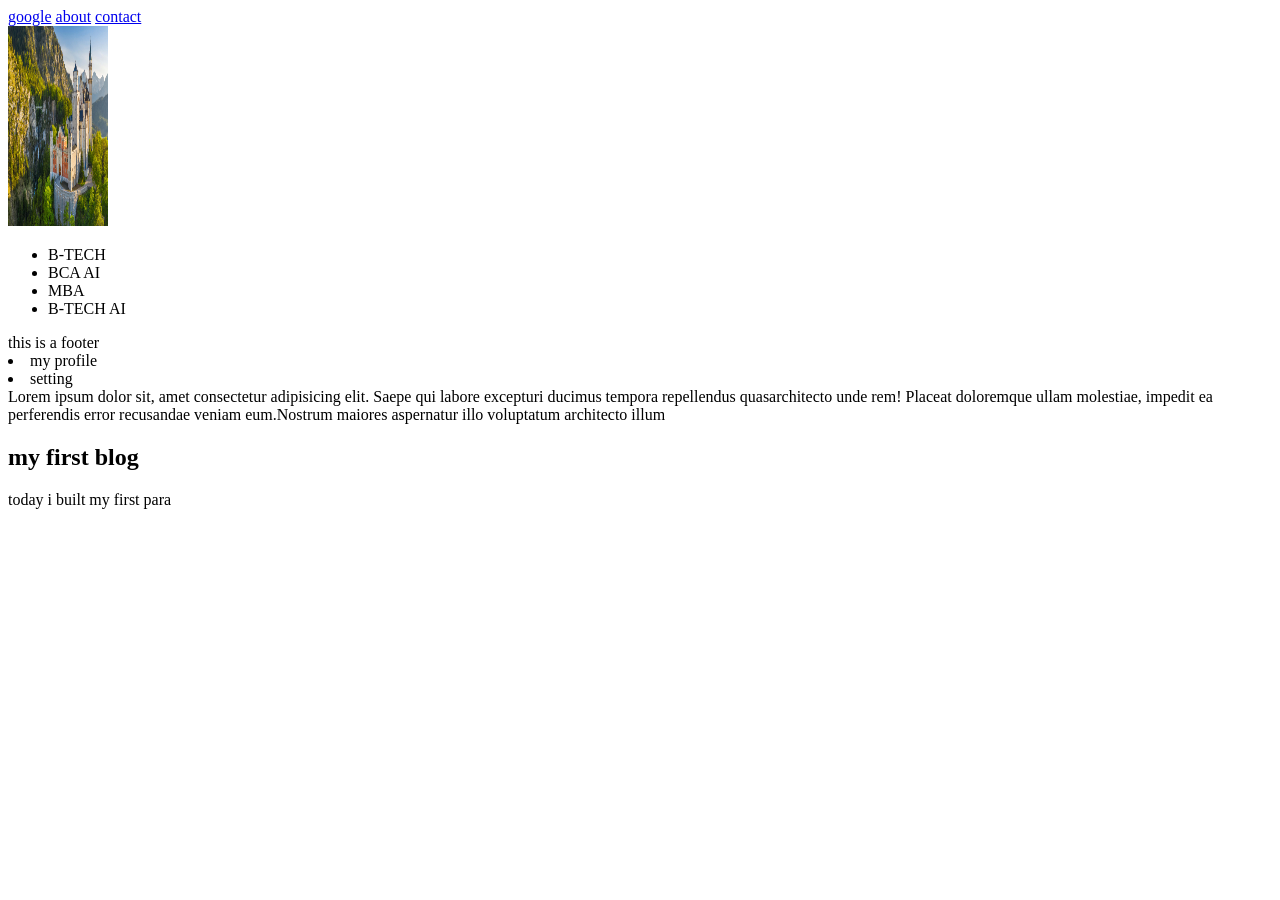
<file: assignment2/index.html>
<!DOCTYPE html>
<html lang="en">
<head>
    <meta charset="UTF-8">
    <meta name="viewport" content="width=device-width, initial-scale=1.0">
    <title>Document</title>
</head>
<body>
    <section id="header">
    <header>
    <nav>
        <a href="https://google.com" target="_blank">google</a>
        <a href="about.html">about</a>
        <a href="h">contact</a>
    </nav>
    <nav>

    </nav>
    </header>
    </section>
    <section id="main">
<main>
    <img src="iamge.jpg" height="200px" width="100px" alt="a beautiful castle ">

    <ul>
        <li>B-TECH</li>
        <li>BCA AI</li>
        <li>MBA</li>
        <li>B-TECH AI</li>
    </ul>
    </main>
   </section>
   <section id="footer">
    <footer>
        this is a footer 
    </footer>
    </section>
    <aside>
        <li>my profile</li>
        <li>setting</li>
    </aside>
    <artical>
        Lorem ipsum dolor sit, amet consectetur adipisicing elit. Saepe qui labore excepturi ducimus tempora repellendus quasarchitecto unde rem! 
        Placeat doloremque ullam molestiae, impedit ea perferendis error recusandae veniam eum.Nostrum maiores aspernatur illo voluptatum 
        architecto illum 
    </artical>
    <artical>
        <h2>my first blog</h2>
        <p>today i built my first para</p>
    </artical>
</body>
</html>
</file>
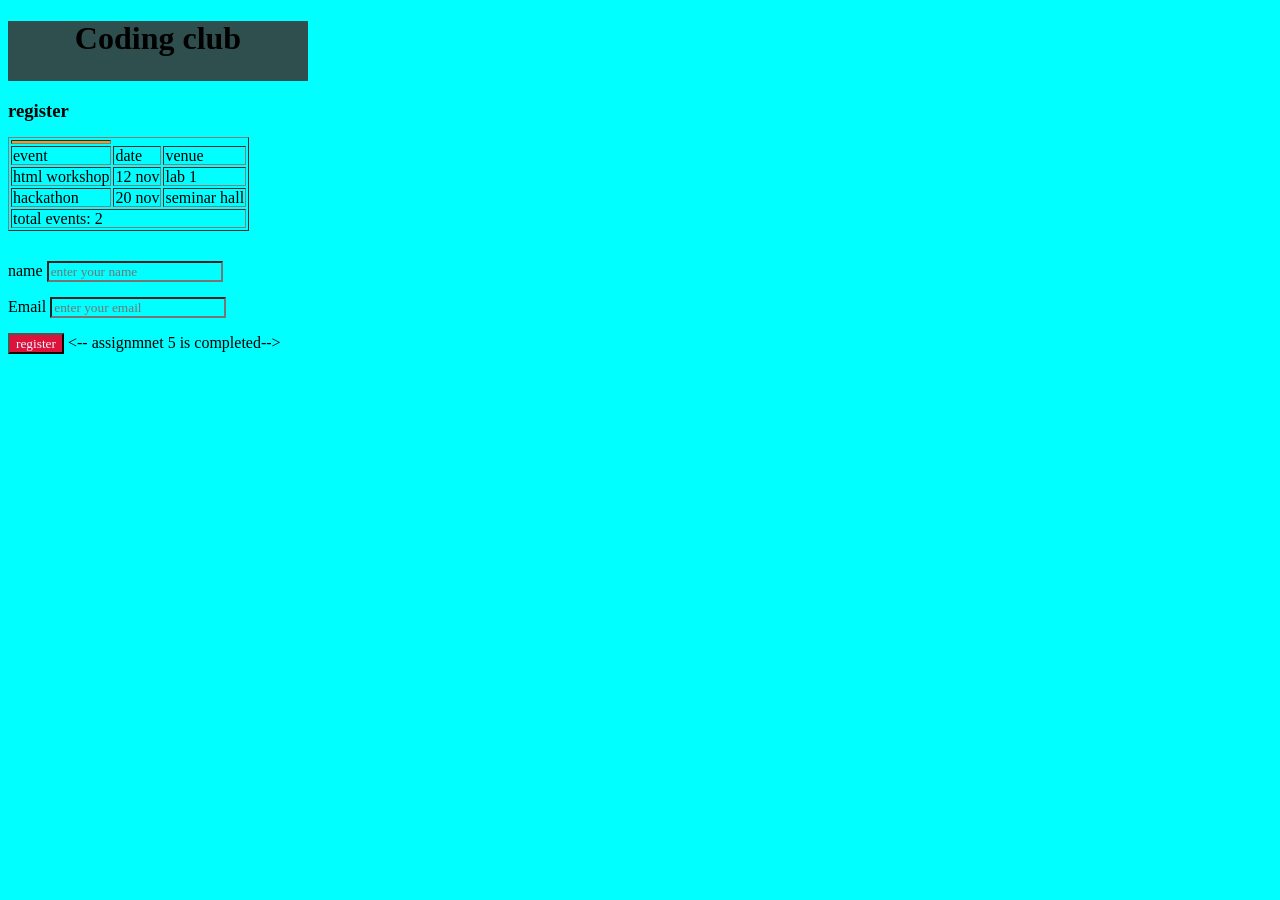
<file: assignment4/index.html>
<!DOCTYPE html>
<html lang="en">
<head>
    <meta charset="UTF-8">
    <meta name="viewport" content="width=device-width, initial-scale=1.0">
    <title>Document</title>
    <link rel="stylesheet" href="style.css">
    <style>
     .tab{
        background-color: rgb(0, 29, 133);
     }
     #button{
        background-color: crimson;
        color: aliceblue;
     }
     th{
        background-color: goldenrod;
     }
     h1{
        width:300px;
        height : 50px;
        text-align: center;
        padding-top: 10px;
     }
    </style>
</head>
<body>
    <h1 style="background-color: darkslategray;">Coding club</h1>
    <div id="1st">
    <table border="1">
            <th>
                <tr>
                <td>event</td>  
                <td>date</td>  
                <td>venue</td>      
             </tr>
            </th>
             <tr>
               <td> html workshop</td>
               <td>12 nov</td>
               <td>lab 1</td>
             </tr>
              <tr>
               <td>hackathon</td>
               <td>20 nov</td>
               <td>seminar hall</td>
             </tr>
             <tfoot>
                <tr>
                    <td colspan="3">total events: 2</td>
                </tr>
             </tfoot>
             <h3>register</h3>
        </table>
        </div>
        <br>
        <br>
        <div id="2nd">
        <label for="name">name</label>
        <input type="text" id="name" name="name" placeholder="enter your name">
        <br>
        <br>
        <label for="email">Email</label>
        <input type="email" id="email" enail="email" placeholder="enter your email">
        <br>
        <br>
        </div>
        <button id="button">register</button>

       <-- assignmnet 5 is completed-->

</body>
</html>
</file>
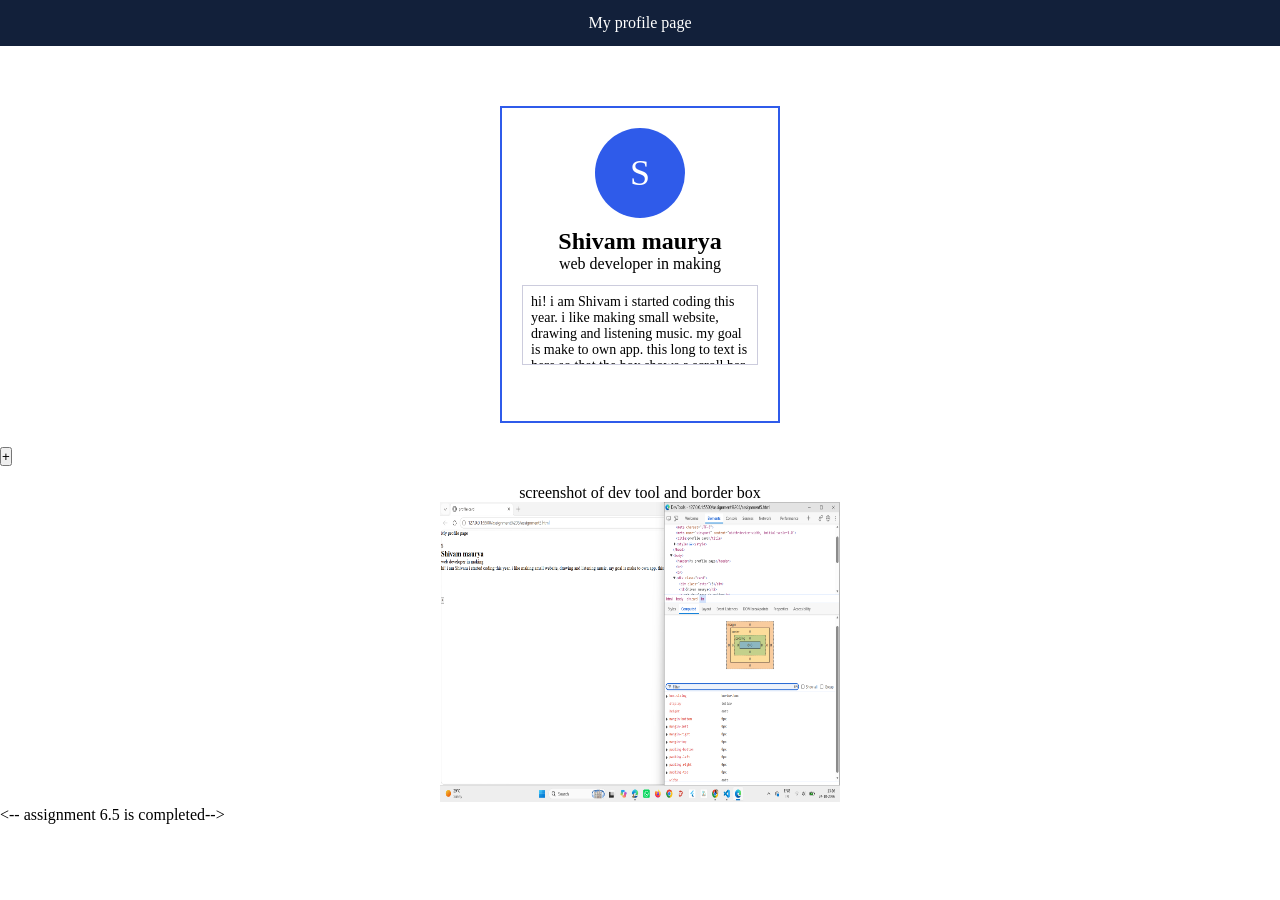
<file: assignment 5/assignment5.html>
<!DOCTYPE html>
<html lang="en">
<head>
    <meta charset="UTF-8">
    <meta name="viewport" content="width=device-width, initial-scale=1.0">
    <title>profile card</title>
    <style>
       
        *{
            box-sizing: border-box;
            padding: 0;
            margin: 0;
        }
         header{
            position: sticky;
            top: 0;
            z-index: 10;
            background: #12203a;
            color:white;
            padding: 14px;
            text-align: center;
        }
        .card{
            width: 280px;
            margin: 24px auto;
            background: white;
            border: 2px solid #2f5bea;
            border-radius: 16 px;
            padding: 20px;
            text-align: center;
        }
        .avtar{
            width: 90px;
            height: 90px;
            border-radius: 50%;
            background: #2f5bea;
            color: white;
            font-size: 36px;
            line-height: 90px;
            margin: 0 auto 10px;
        }
        .bio{
            height: 80px;
            overflow: auto;
            text-align: left;
            border: 1px solid #ccd;
            padding: 8px;
            margin-top: 12px;
            font-size: 14px;
        }
        .sc{
            text-align: center;
        }
    </style>
</head>
<body>
    <header>My profile page</header>
    <br>
    <br>
    <div class="card">
        <div class="avtar">S</div>
        <h2>Shivam maurya</h2>
        <p>web developer in making</p>
        <div class="bio">
            hi! i am Shivam i started coding this year. i like making small website,
            drawing and listening music. my goal is make to own app. this long to text is here so that the box shows a scroll bar. 
            try scrolling it!
        </div>
        <br>
        <br>
    </div>
    <button class="fab">+</button>
    <br>
    <br>
    <div class="sc">
    <p>screenshot of dev tool and border box</p>
    <img src="devtoolsc.png" height="300px" width="400px" alt="devtool screenshot">
    </div>
          <-- assignment 6.5 is completed-->
</body>
</html>
</file>
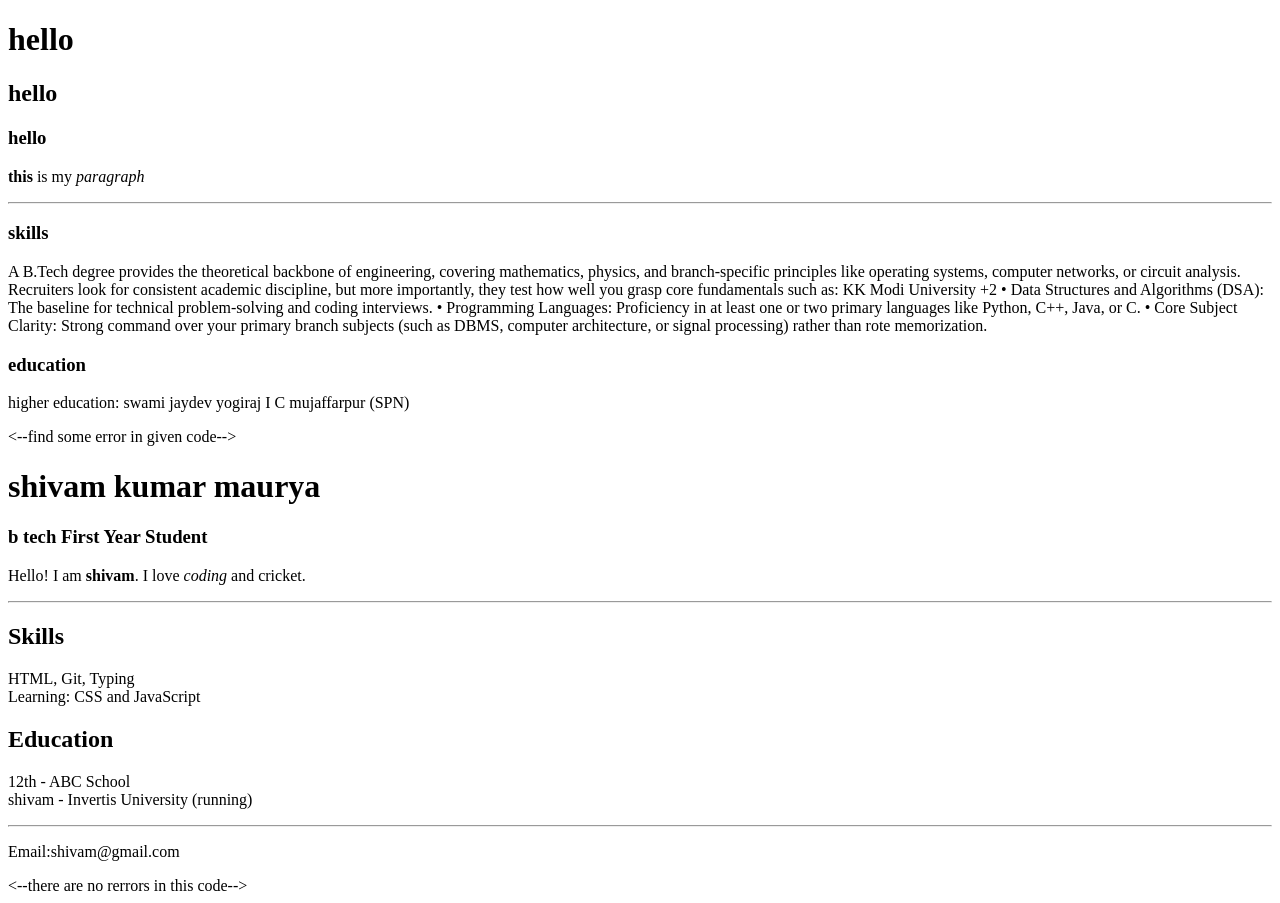
<file: Assignment1/assingment1.html>
<!DOCTYPE html>
<html lang="en">
<head>
    <meta charset="UTF-8">
    <meta name="viewport" content="width=device-width, initial-scale=1.0">
    <title>assingents</title>
</head>
<body>
    <h1>hello</h1>
    <h2>hello</h2>
    <h3>hello</h3>
   <p><b> this</b> is my<i> paragraph</i></p>
   <hr>
   <div= id="skills" class="section">
<h3> skills</h3>
<p>
    A B.Tech degree provides the theoretical backbone of engineering, covering mathematics, physics, and branch-specific principles like operating systems, computer networks, or circuit analysis. Recruiters look for consistent academic discipline, but more importantly, they test how well you grasp core fundamentals such as: KK Modi University +2
• Data Structures and Algorithms (DSA): The baseline for technical problem-solving and coding interviews.
• Programming Languages: Proficiency in at least one or two primary languages like Python, C++, Java, or C.
• Core Subject Clarity: Strong command over your primary branch subjects (such as DBMS, computer architecture, or signal processing) rather than rote memorization. 
</p>
<h3>
    education
</h3>
<p> higher education: swami jaydev yogiraj I C mujaffarpur (SPN)</p>
   </div>
      <--find some error in given code-->
        <!DOCTYPE html>
         <html lang="en">
         <head> 
         <meta charset="UTF-8"> 
          <title>My Resume</title> 
        </head> 
        <body>  <!-- Heading: write your own name --> 
             <h1>shivam kumar maurya</h1> 
             
             <h3>b tech First Year Student</h3> 
              <p>Hello! I am <strong>shivam</strong>. I love <em>coding</em> and cricket.</p>
                <hr>  <!-- Skills box -->  
                <div id="skills" class="section">   
                     <h2>Skills</h2>  
                       <p>HTML, Git, Typing<br>Learning: CSS and JavaScript</p> 
                     </div>  <!-- Education box -->  
                     <div id="education" class="section">   
                         <h2>Education</h2>    
                         <p>12th - ABC School<br>shivam - Invertis University (running)</p> 
                         </div>  <hr>  <p>Email:shivam@gmail.com</p>
                         </body>
                          </html>
                          <--there are no rerrors in this code-->
                            
</body>
</html>
</file>
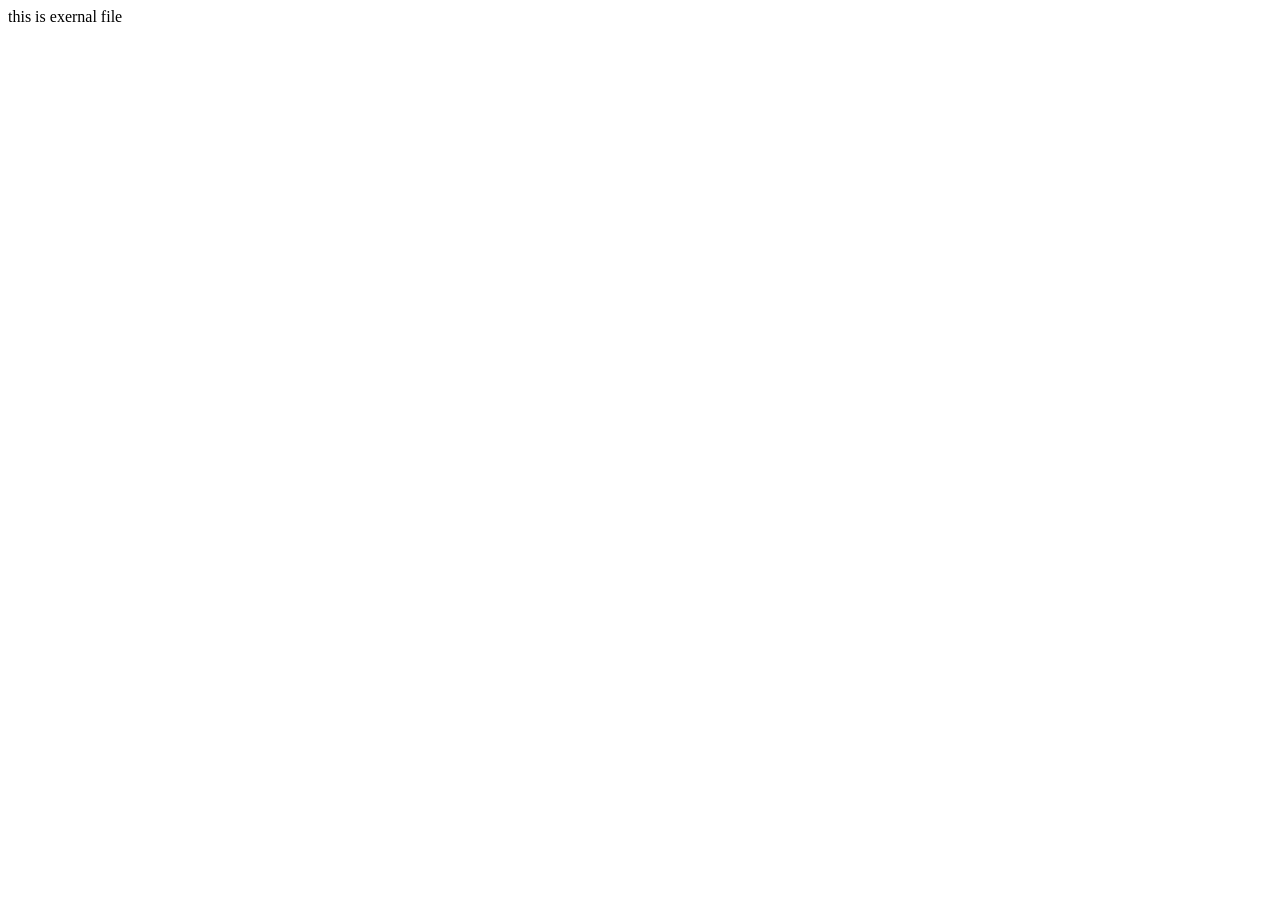
<file: assignment2/about.html>
<!DOCTYPE html>
<html lang="en">
<head>
    <meta charset="UTF-8">
    <meta name="viewport" content="width=device-width, initial-scale=1.0">
    <title>Document</title>
</head>
<body>
    this is exernal file
</body>
</html>
</file>
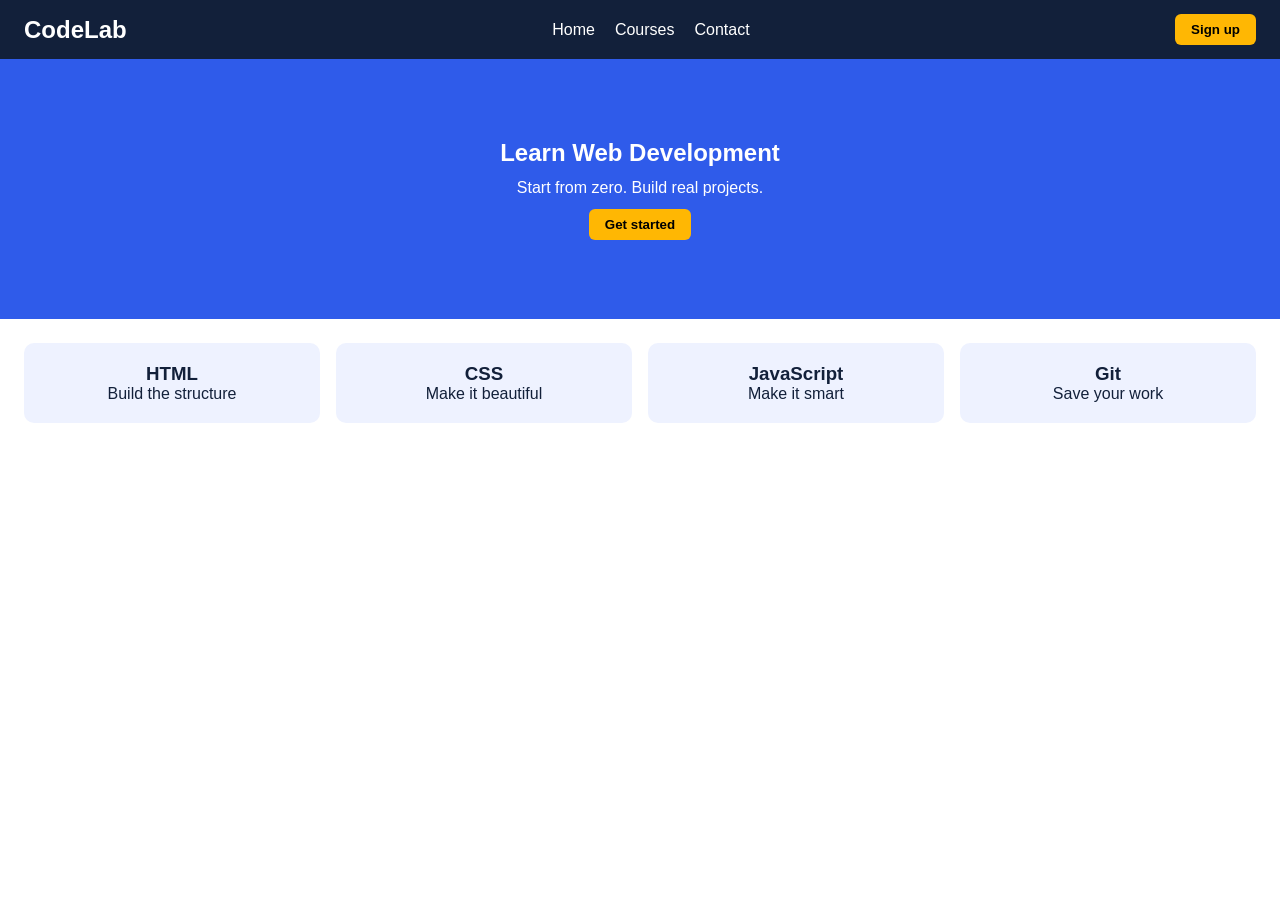
<file: assignment6/assignment6.html>
<!doctype html>
<html lang="en">
  <head>
    <meta charset="UTF-8" />
    <meta name="viewport" content="width=device-width, initial-scale=1" />
    <title>CodeLab</title>
    <style>
      * {
        margin: 0;
        padding: 0;
        box-sizing: border-box;
      }
      body {
        font-family: Arial, sans-serif;
        color: #12203a;
      }

      nav {
        display: flex;
        justify-content: space-between;
        align-items: center;
        padding: 14px 24px;
        background: #12203a;
        color: white;
      }
      nav ul {
        display: flex;
        gap: 20px;
        list-style: none;
      }
      nav a {
        color: white;
        text-decoration: none;
      }
      .btn {
        background: #ffb703;
        border: 0;
        padding: 8px 16px;
        border-radius: 6px;
        font-weight: bold;
      }
     
        .hero {
        display: flex;
        flex-direction: column;
        align-items: center;
        justify-content: center;
        gap: 12px;
        height: 260px;
        padding: 16px;
        text-align: center;
        background: #2f5bea;
        color: white;
      }
      
          .cards {
        display: flex;
        flex-wrap: wrap;
        gap: 16px;
        padding: 24px;
      }
      .card {
        flex: 1 1 200px;
        background: #eef2ff;
        padding: 20px;
        border-radius: 10px;
        text-align: center;
      }
    </style>
  </head>
  <body>
    <nav>
      <h2>CodeLab</h2>
      <ul>
        <li><a href="#">Home</a></li>
        <li><a href="#">Courses</a></li>
        <li><a href="#">Contact</a></li>
      </ul>
      <button class="btn">Sign up</button>
    </nav>
    <section class="hero">
      <h1>Learn Web Development</h1>
      <p>Start from zero. Build real projects.</p>
      <button class="btn">Get started</button>
    </section>
    <section class="cards">
      <div class="card">
        <h3>HTML</h3>
        <p>Build the structure</p>
      </div>
      <div class="card">
        <h3>CSS</h3>
        <p>Make it beautiful</p>
      </div>
      <div class="card">
        <h3>JavaScript</h3>
        <p>Make it smart</p>
      </div>
      <div class="card">
        <h3>Git</h3>
        <p>Save your work</p>
      </div>
    </section>
  </body>
</html>
</file>
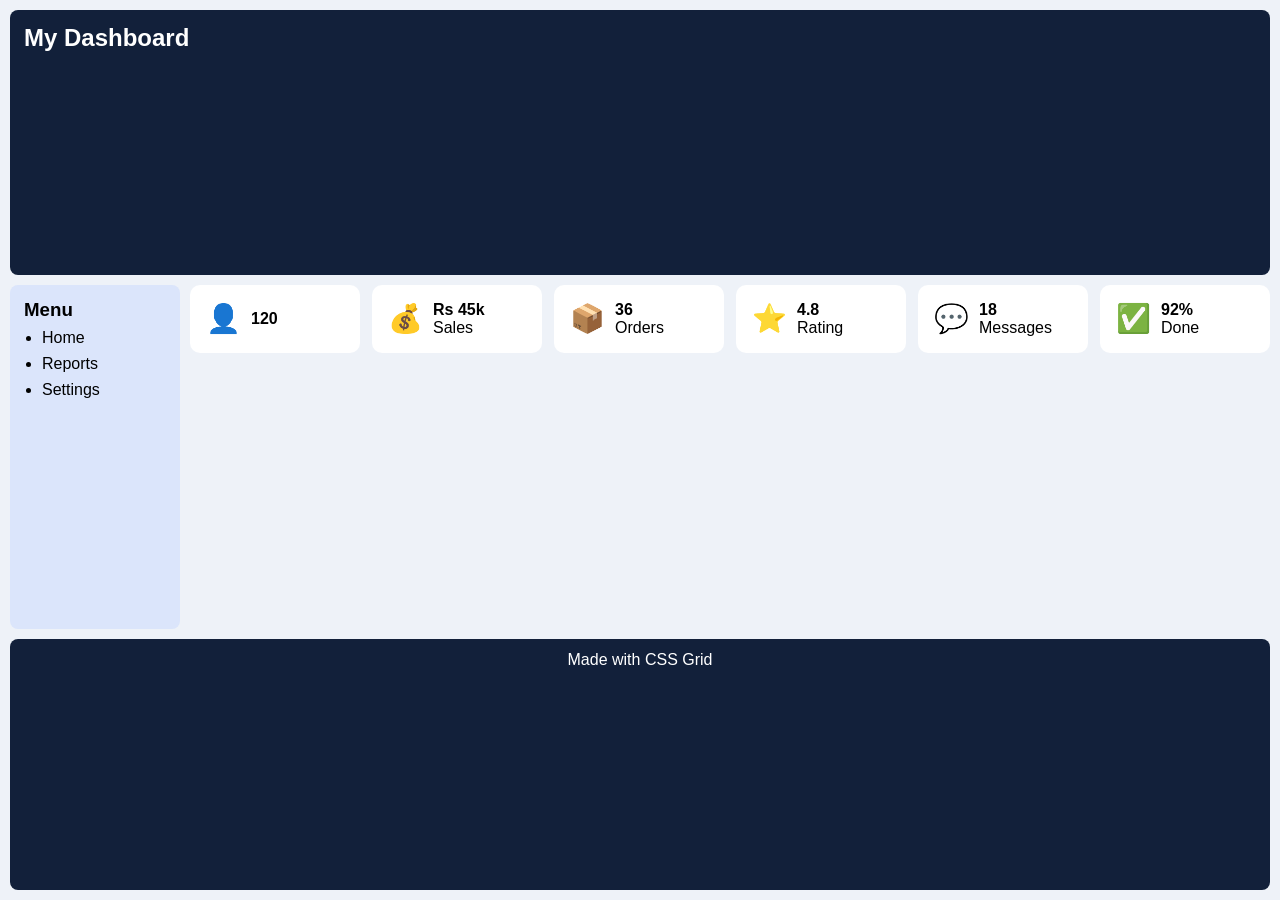
<file: assignment7/assignment7.html>
<!doctype html>
<html lang="en">
  <head>
    <meta charset="UTF-8" />
    <meta name="viewport" content="width=device-width, initial-scale=1" />
    <title>Dashboard</title>
    <style>
      * {
        margin: 0;
        padding: 0;
        box-sizing: border-box;
      }
      body {
        font-family: Arial, sans-serif;
        background: #eef2f8;
      }
      .layout {
        display: grid;
        grid-template-columns: 170px 1fr;
        grid-template-areas: "head head" "side main" "foot foot";
        gap: 10px;
        min-height: 100vh;
        padding: 10px;
      }
       .gallery {
        display: grid;
        grid-template-columns: repeat(auto-fit, minmax(150px, 1fr));
        gap: 12px;
      }
      header {
        grid-area: head;
        background: #12203a;
        color: white;
        padding: 14px;
        border-radius: 8px;
      }
      aside {
        grid-area: side;
        background: #dbe5fb;
        padding: 14px;
        border-radius: 8px;
      }
      main {
        grid-area: main;
      }
      footer {
        grid-area: foot;
        background: #12203a;
        color: white;
        padding: 12px;
        text-align: center;
        border-radius: 8px;
      }
       aside {
        grid-area: side;
        background: #dbe5fb;
        padding: 14px;
        border-radius: 8px;
      }
      main {
        grid-area: main;
      }
      footer {
        grid-area: foot;
        background: #12203a;
        color: white;
        padding: 12px;
        text-align: center;
        border-radius: 8px;
      }
      aside li {
        margin: 8px 0 8px 18px;
      }
      .gallery {
        display: grid;
        grid-template-columns: repeat(auto-fit, minmax(150px, 1fr));
        gap: 12px;
      }
      .item {
        display: flex;
        align-items: center;
        gap: 10px;
        background: white;
        padding: 16px;
        border-radius: 10px;
      }
      .icon {
        font-size: 28px;
      }
    </style>
  </head>
  <body>
    <div class="layout">
      <header><h2>My Dashboard</h2> </header>
      <aside><h3>Menu</h3>
        <ul>
          <li>Home</li>
          <li>Reports</li>
          <li>Settings</li>
        </ul>
      </aside>
      <main>
        <div class="gallery">
          <div class="item">
            <span class="icon">&#128100;</span>
            <div>
            <b>120</b>
            <br>
        </div>
          </div>
          <div class="item">
            <span class="icon">&#128176;</span>
            <div><b>Rs 45k</b><br />Sales</div>
          </div>
          <div class="item">
            <span class="icon">&#128230;</span>
            <div><b>36</b><br />Orders</div>
          </div>
          <div class="item">
            <span class="icon">&#11088;</span>
            <div><b>4.8</b><br />Rating</div>
          </div>
          <div class="item">
            <span class="icon">&#128172;</span>
            <div><b>18</b><br />Messages</div>
          </div>
          <div class="item">
            <span class="icon">&#9989;</span>
            <div><b>92%</b><br />Done</div>
          </div>
        </div>
      </main>
      <footer>Made with CSS Grid</footer>
    </div>
  </body>
</html>
</file>
<file: assignment4/style.css>
*{
    background-color: aqua;
    font-family: cursive;
    line-height: 15px;
}
#1st{
    margin: 20px;
}
#2nd{
    margin-top: 20px;
}
</file>
